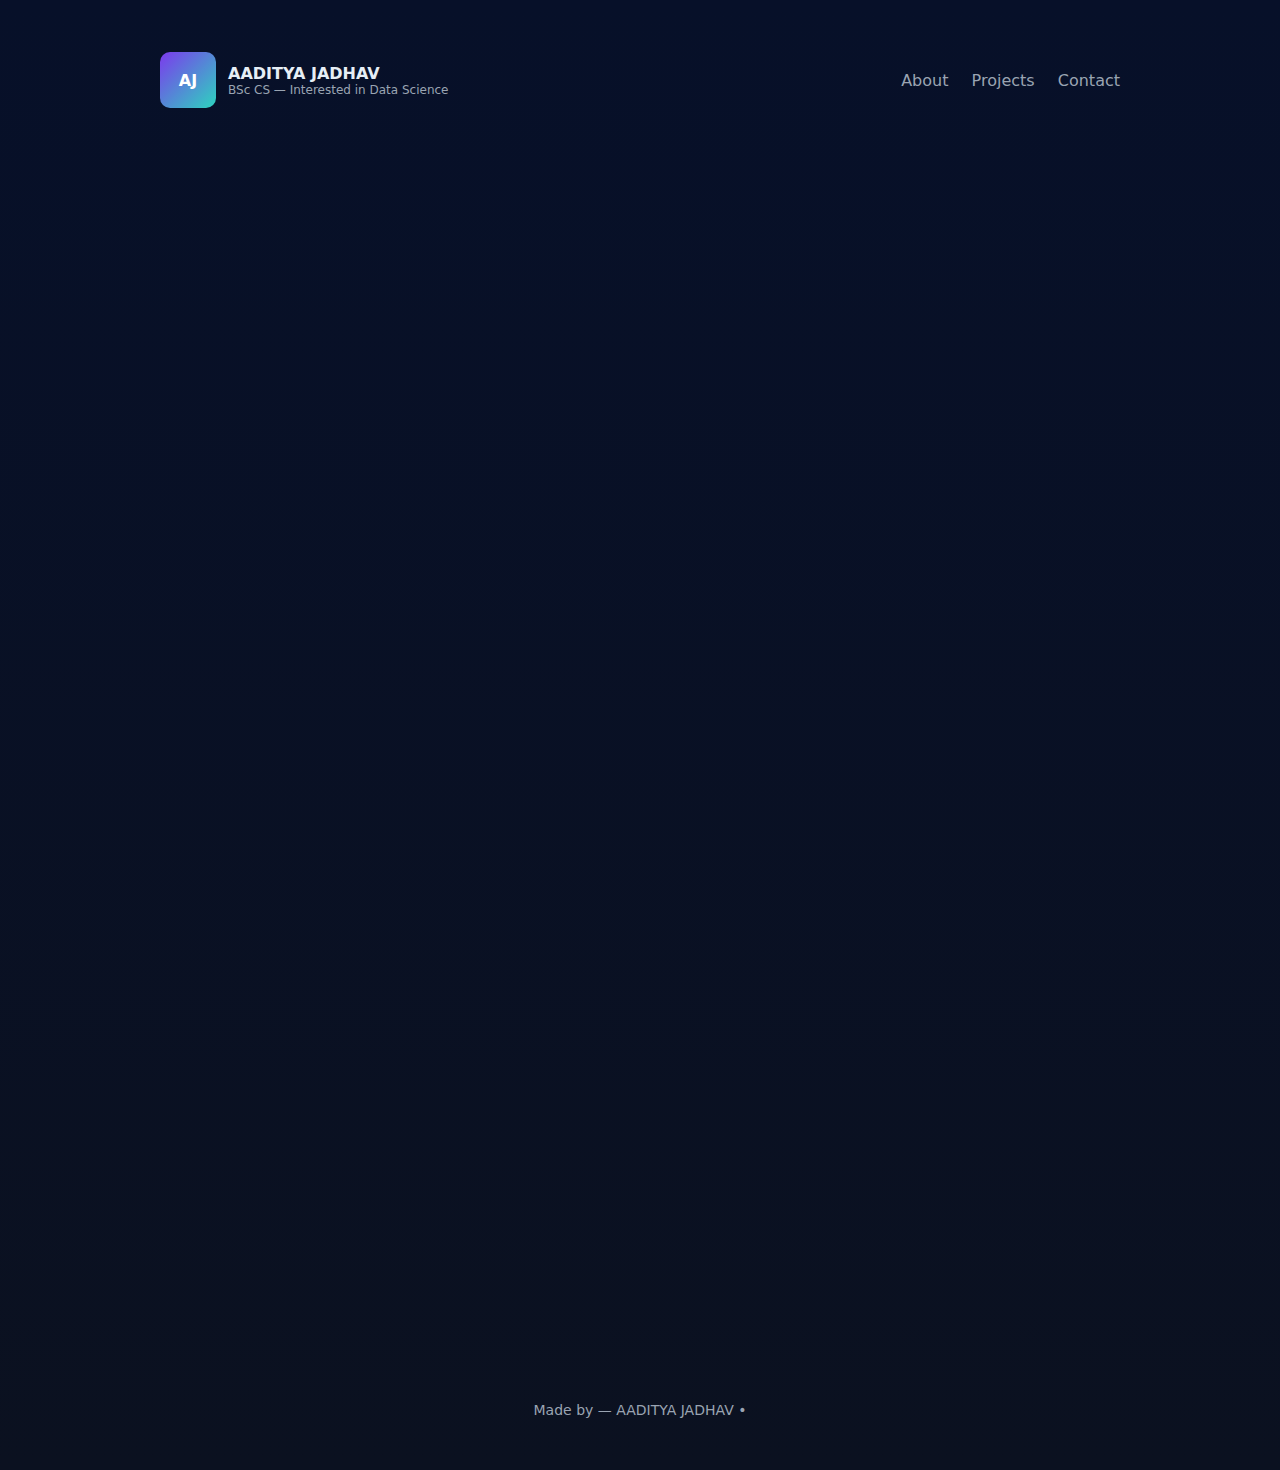
<file: portfolio.html>
<!doctype html>
<html lang="en">
<head>
  <meta charset="utf-8" />
  <meta name="viewport" content="width=device-width,initial-scale=1" />
  <title>AADITYA JADHAV — Portfolio</title>
  <meta name="description" content="Portfolio of AADITYA JADHAV — Data science / DATA SCIENCE STUDENT FROM BSC CS" />
  <style>
    :root{--bg:#0f1724;--card:#0b1220;--muted:#9aa4b2;--accent:#7c3aed;--glass:rgba(255,255,255,0.04)}
    *{box-sizing:border-box}body{margin:0;font-family:Inter,system-ui,Arial;color:#e6eef6;background:linear-gradient(180deg,#071029 0%, #0b1120 100%);-webkit-font-smoothing:antialiased}
    .container{max-width:1000px;margin:32px auto;padding:20px}
    header{display:flex;align-items:center;justify-content:space-between;gap:12px}
    .brand{display:flex;gap:12px;align-items:center}
    .logo{width:56px;height:56px;border-radius:10px;background:linear-gradient(135deg,var(--accent),#2dd4bf);display:flex;align-items:center;justify-content:center;color:white;font-weight:700}
    nav a{color:var(--muted);text-decoration:none;margin-left:18px}
    nav a:hover{color:white}
    .hero{display:flex;gap:28px;align-items:center;margin-top:28px}
    .intro{flex:1}
    h1{margin:0;font-size:28px}
    p.lead{color:var(--muted);margin-top:8px}
    .cta{margin-top:14px}
    .btn{display:inline-block;padding:10px 14px;border-radius:10px;background:var(--accent);color:white;text-decoration:none;font-weight:600}
    .secondary{background:transparent;border:1px solid rgba(255,255,255,0.06);color:var(--muted);padding:8px 12px;border-radius:10px}

    /* cards */
    section{margin-top:28px}
    .card{background:var(--card);padding:18px;border-radius:12px;box-shadow:0 6px 20px rgba(2,6,23,0.6)}

    /* skills */
    .skills{display:flex;gap:12px;flex-wrap:wrap;margin-top:12px}
    .skill{background:var(--glass);padding:8px 10px;border-radius:999px;color:var(--muted);font-weight:600}

    /* projects grid */
    .grid{display:grid;grid-template-columns:repeat(auto-fit,minmax(240px,1fr));gap:14px;margin-top:12px}
    .proj{padding:14px;border-radius:10px;background:linear-gradient(180deg,rgba(255,255,255,0.02),transparent);border:1px solid rgba(255,255,255,0.03)}
    .proj h3{margin:0 0 8px 0}
    .proj p{color:var(--muted);font-size:14px}
    .proj .links{margin-top:12px;display:flex;gap:8px}
    .small{font-size:13px;padding:8px 10px;border-radius:8px;text-decoration:none}
    .gh{background:rgba(255,255,255,0.03);color:var(--muted)}
    .live{background:linear-gradient(90deg,var(--accent),#06b6d4);color:white}

    /* contact */
    .contact-grid{display:grid;grid-template-columns:1fr 280px;gap:14px}
    .contact-card{display:flex;flex-direction:column;gap:10px}
    .socials a{display:inline-block;margin-right:10px;color:var(--muted);text-decoration:none}

    footer{margin-top:28px;color:var(--muted);font-size:14px;text-align:center}

    /* responsive */
    @media (max-width:740px){.contact-grid{grid-template-columns:1fr}.hero{flex-direction:column;align-items:flex-start}.logo{width:48px;height:48px}}

    /* small animations */
    .fade-up{opacity:0;transform:translateY(8px);animation:fadeUp 600ms ease forwards}
    @keyframes fadeUp{to{opacity:1;transform:none}}

    /* nav mobile */
    .hamburger{display:none;cursor:pointer}
    @media (max-width:720px){nav{display:none}.hamburger{display:block}}

    /* theme toggle */
    .theme-toggle{background:transparent;border:1px solid rgba(255,255,255,0.06);padding:8px;border-radius:8px;color:var(--muted)}
  </style>
</head>
<body>
  <div class="container">
    <header>
      <div class="brand">
        <div class="logo">AJ</div>
        <div>
          <div style="font-weight:700">AADITYA JADHAV</div>
          <div style="font-size:12px;color:var(--muted)">BSc CS — Interested in Data Science</div>
        </div>
      </div>

      <div>
        <nav id="main-nav">
          <a href="https://www.linkedin.com/in/aaditya-jadhav-6a0573329">About</a>
          <a href="https://github.com/Aadistech/aadijdv_transx>Projects">Projects</a>
          <a href="https://www.linkedin.com/in/aaditya-jadhav-6a0573329">Contact</a>
        </nav>
        <button class="hamburger" onclick="toggleNav()">☰</button>
      </div>
    </header>

    <main>
      <section class="hero card fade-up">
        <div class="intro">
          <h1>Hi, I'm Aaditya Jadhav — a BSc CS student who loves data science.</h1>
          <p class="lead">I build small web apps and data projects. I enjoy cricket, carrom, and football. This portfolio shows my work, GitHub, and contact links.</p>
          <div class="cta">
            <a class="btn" href="https://github.com/Aadistech/aadijdv_transx"target="_blank">View GitHub</a>
            <a class="secondary" href="https://github.com/Aadistech/aadijdv_transx">See projects</a>
          </div>
        </div>
      </section>

      <section id="about" class="card fade-up">
        <h2>About</h2>
        <p style="color:var(--muted)">Brief: I'm a 2nd year BSc CS student learning data analysis, machine learning, Python, and web development. I enjoy building small projects that solve real problems.</p>
        <div class="skills" aria-hidden="true">
          <span class="skill">Python</span>
          <span class="skill">Pandas</span>
          <span class="skill">Scikit-learn</span>
          <span class="skill">HTML/CSS/JS</span>
          <span class="skill">Streamlit</span>
        </div>
      </section>

      <section id="projects" class="card fade-up">
        <h2>Projects</h2>
        <p style="color:var(--muted);margin-top:6px">A few highlights — replace these with your projects. Keep 2–6 featured projects here.</p>

        <div style="margin-top:12px">
          <div style="margin-bottom:10px">
            <label for="filter">Filter:</label>
            <select id="filter" onchange="filterProjects()">
              <option value="all">All</option>
              <option value="web">Web</option>
              <option value="ds">Data Science</option>
            </select>
          </div>

          <div class="grid" id="projects-grid">
            <!-- Project card example: update content and links -->
            <article class="proj" data-type="ds">
              <h3>Student Performance Predictor</h3>
              <p>Predicts student scores using a dataset, features, and scikit-learn models. Includes Streamlit dashboard.</p>
              <div class="links">
                <a class="small gh" href="https://github.com/Aadistech/aadijdv_transx" target="_blank">GitHub</a>
                <a class="small live" href="#" target="_blank">Live Demo</a>
              </div>
            </article>

            <article class="proj" data-type="web">
              <h3>Smart Grocery List Manager</h3>
              <p>Python + SQLite + Streamlit app to track groceries, suggestions, and low-stock alerts.</p>
              <div class="links">
                <a class="small gh" href="https://github.com/Aadistech/aadijdv_demo" target="_blank">GitHub</a>
                <a class="small live" href="#" target="_blank">Video</a>
              </div>
            </article>

            <!-- add more project cards here -->
          </div>
        </div>
      </section>

      <section id="contact" class="card fade-up">
        <h2>Contact & Links</h2>
        <div class="contact-grid">
          <div class="contact-card">
            <p style="color:var(--muted)">Want to work together or see my code? Reach out.</p>
            <div class="socials">
              <a href="https://www.linkedin.com/in/aaditya-jadhav-6a0573329/" target="_blank">LinkedIn</a>
              <a href="https://github.com/" target="_blank">GitHub</a>
              <a href="aaditya2508.jadhav25@gmail.com">Email</a>
            </div>
            <div style="margin-top:8px">
              <a class="small live" href="/resume.pdf" download>Download Resume</a>
            </div>
          </div>

          <div class="card" style="align-self:start">
            <h3>Quick message</h3>
            <form onsubmit="sendMail(event)">
              <input id="name" placeholder="Your name" required style="width:100%;padding:8px;margin-bottom:8px;border-radius:8px;border:1px solid rgba(255,255,255,0.04);background:transparent;color:white" />
              <input id="email" placeholder="Your email" required style="width:100%;padding:8px;margin-bottom:8px;border-radius:8px;border:1px solid rgba(255,255,255,0.04);background:transparent;color:white" />
              <textarea id="message" placeholder="Message" required style="width:100%;padding:8px;border-radius:8px;border:1px solid rgba(255,255,255,0.04);background:transparent;color:white"></textarea>
              <div style="margin-top:8px"><button class="btn" type="submit">Send</button></div>
            </form>
            <p style="color:var(--muted);font-size:13px;margin-top:8px">(This uses a mailto: fallback — replace with a server or form service to receive messages.)</p>
          </div>
        </div>
      </section>

      <footer>
        Made by — AADITYA JADHAV • <span id="2025"></span>
      </footer>
    </main>
  </div>

  <script>
    // small helpers
    document.getElementById('year').textContent = new Date().getFullYear();

    function toggleNav(){
      const nav = document.getElementById('main-nav');
      if(nav.style.display === 'block') nav.style.display = '';
      else nav.style.display = 'block';
    }

    // simple project filter
    function filterProjects(){
      const val = document.getElementById('filter').value;
      const cards = document.querySelectorAll('.proj');
      cards.forEach(c => {
        if(val === 'all' || c.dataset.type === val) c.style.display = '';
        else c.style.display = 'none';
      })
    }

    // mail fallback: opens default email client with prefilled content
    function sendMail(e){
      e.preventDefault();
      const n = document.getElementById('name').value;
      const em = document.getElementById('email').value;
      const msg = document.getElementById('message').value;
      const subject = encodeURIComponent('Portfolio message from ' + n);
      const body = encodeURIComponent('Name: ' + n + '\nEmail: ' + em + '\n\n' + msg);
      window.location.href = 'mailto:your.email@example.com?subject=' + subject + '&body=' + body;
    }

    // small fade-in effect for elements with .fade-up
    document.addEventListener('DOMContentLoaded', ()=>{
      document.querySelectorAll('.fade-up').forEach((el,i)=>{el.style.animationDelay = (i*120)+'ms'});
    })
  </script>
</body>
</html>
</file>
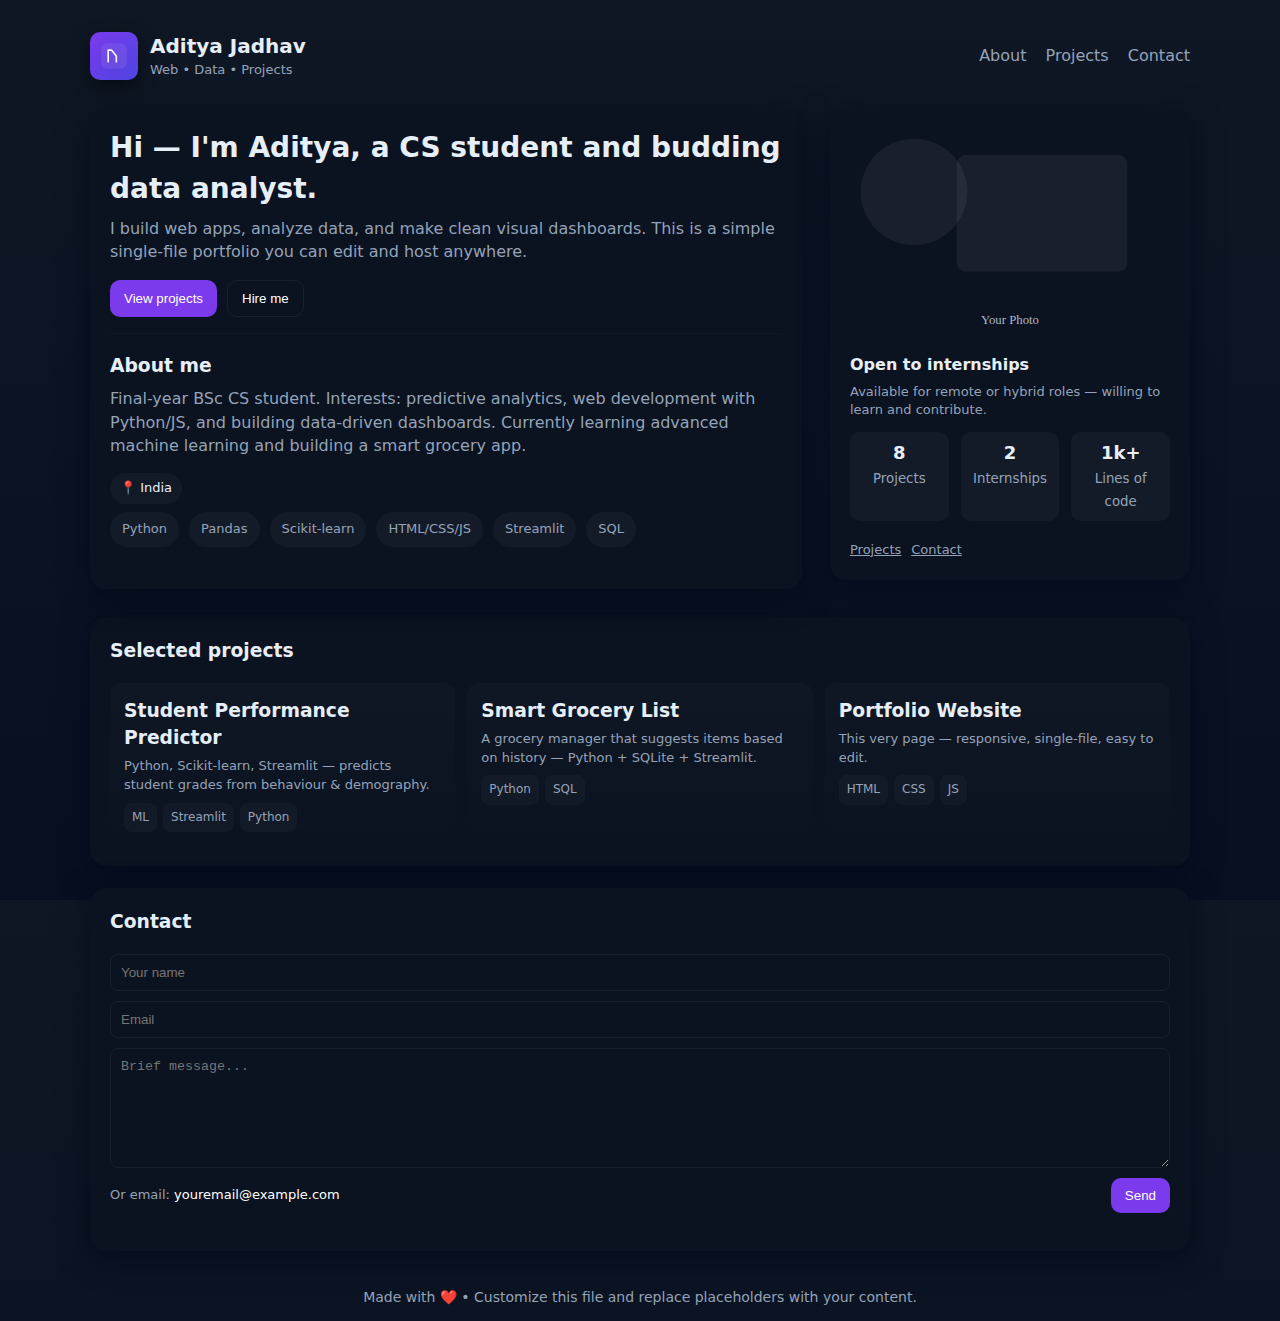
<file: protfolio.html>
<!doctype html>
<html lang="en">
<head>
  <meta charset="utf-8" />
  <meta name="viewport" content="width=device-width, initial-scale=1" />
  <title>Aditya J. — Portfolio</title>
  <meta name="description" content="Simple, modern portfolio — projects, skills, and contact." />

  <!-- Simple embedded stylesheet -->
  <style>
    :root{
      --bg:#0f1724; --card:#0b1220; --muted:#94a3b8; --accent:#7c3aed;
      --glass: rgba(255,255,255,0.04);
      --radius:16px;
      --maxw:1100px;
      font-family: Inter, system-ui, -apple-system, 'Segoe UI', Roboto, 'Helvetica Neue', Arial;
    }
    *{box-sizing:border-box}
    html,body{height:100%;}
    body{
      margin:0; background:linear-gradient(180deg,var(--bg),#071021); color:#e6eef8; -webkit-font-smoothing:antialiased;
      line-height:1.45; padding:32px 16px; display:flex; justify-content:center;
    }
    .wrap{width:100%; max-width:var(--maxw);} 

    header{display:flex; align-items:center; justify-content:space-between; gap:16px; margin-bottom:28px}
    .brand{display:flex; align-items:center; gap:12px}
    .logo{width:48px;height:48px;border-radius:10px;background:linear-gradient(135deg,var(--accent),#4f46e5);display:flex;align-items:center;justify-content:center;box-shadow:0 6px 18px rgba(0,0,0,0.45)}
    .logo svg{width:28px;height:28px;filter:drop-shadow(0 4px 8px rgba(0,0,0,0.35))}
    h1{font-size:20px;margin:0}
    nav a{color:var(--muted);text-decoration:none;margin-left:14px}
    nav a:hover{color:#fff}

    .hero{display:grid;grid-template-columns:1fr 360px;gap:28px;align-items:start;margin-bottom:28px}
    .card{background:var(--card); padding:20px;border-radius:var(--radius);box-shadow:0 8px 30px rgba(2,6,23,0.6);}

    .intro h2{margin:0 0 8px 0;font-size:28px}
    .intro p{color:var(--muted);margin:0 0 16px}

    .cta{display:flex;gap:10px}
    .btn{background:var(--accent);border:none;padding:10px 14px;border-radius:10px;color:white;cursor:pointer}
    .btn.secondary{background:transparent;border:1px solid rgba(255,255,255,0.06)}

    .profile{display:flex;flex-direction:column;gap:12px;align-items:center}
    .avatar{width:100%;border-radius:12px;overflow:hidden}
    .avatar img{display:block;width:100%;height:auto}
    .stats{display:flex;gap:12px;width:100%;justify-content:space-between}
    .stat{background:var(--glass);padding:8px;border-radius:10px;text-align:center;flex:1}
    .stat b{display:block;font-size:18px}

    section{margin-bottom:22px}
    .grid-3{display:grid;grid-template-columns:repeat(3,1fr);gap:12px}
    .projects{display:grid;grid-template-columns:repeat(auto-fit,minmax(220px,1fr));gap:12px}
    .project{padding:14px;border-radius:12px;background:linear-gradient(180deg, rgba(255,255,255,0.02), transparent);}
    .project h3{margin:0 0 6px 0}
    .tags{display:flex;flex-wrap:wrap;gap:6px;margin-top:8px}
    .tag{font-size:12px;padding:6px 8px;background:rgba(255,255,255,0.03);border-radius:8px;color:var(--muted)}

    .skills{display:flex;gap:10px;flex-wrap:wrap}
    .skill{background:var(--glass);padding:8px 12px;border-radius:999px;color:var(--muted);font-size:13px}

    form.contact{display:grid;gap:10px}
    input,textarea{background:transparent;border:1px solid rgba(255,255,255,0.06);padding:10px;border-radius:8px;color:inherit}
    textarea{min-height:120px}
    .footer{color:var(--muted);font-size:14px;padding:14px 0;text-align:center}

    /* responsive */
    @media (max-width:900px){
      .hero{grid-template-columns:1fr;}
      .grid-3{grid-template-columns:1fr}
    }

    /* small niceties */
    a.small-link{color:var(--muted);font-size:13px}
    .pill{display:inline-block;padding:6px 10px;border-radius:999px;background:rgba(255,255,255,0.03);font-size:13px}
  </style>
</head>
<body>
  <main class="wrap">
    <header>
      <div class="brand">
        <div class="logo" aria-hidden>
          <!-- minimal initials logo -->
          <svg viewBox="0 0 24 24" fill="none" xmlns="http://www.w3.org/2000/svg"><rect x="1" y="1" width="22" height="22" rx="5" fill="white" fill-opacity="0.08"/><path d="M7 17V7h3l4 5v5" stroke="white" stroke-opacity="0.95" stroke-width="1.4" stroke-linecap="round" stroke-linejoin="round"/></svg>
        </div>
        <div>
          <h1>Aditya Jadhav</h1>
          <div style="font-size:13px;color:var(--muted)">Web • Data • Projects</div>
        </div>
      </div>
      <nav>
        <a href=About Me (Portfolio-Friendly Text):
          I’m a 2nd year BSc Computer Science student with a strong interest in Data Science and problem-solving through analytics. I enjoy exploring Python, Machine Learning, and building small web-based projects to sharpen my skills. Apart from tech, I love playing cricket, carrom, and football, and I always stay curious to learn new things and improve myself every day.>About</a>
        <a href=https://github.com/Aadistech/aadijdv_transx/blob/main/login.html>Projects</a>
        <a href=87678423915>Contact</a>
      </nav>
    </header>

    <section class="hero">
      <div class="card intro">
        <h2>Hi — I'm Aditya, a CS student and budding data analyst.</h2>
        <p>I build web apps, analyze data, and make clean visual dashboards. This is a simple single-file portfolio you can edit and host anywhere.</p>
        <div class="cta">
          <button class="btn" onclick="scrollToSection('projects')">View projects</button>
          <button class="btn secondary" onclick="scrollToSection('contact')">Hire me</button>
        </div>

        <hr style="margin:16px 0;border:none;border-top:1px solid rgba(255,255,255,0.03)" />

        <section id="about">
          <h3 style="margin-bottom:8px">About me</h3>
          <p style="color:var(--muted)">Final-year BSc CS student. Interests: predictive analytics, web development with Python/JS, and building data-driven dashboards. Currently learning advanced machine learning and building a smart grocery app.</p>

          <div style="margin-top:12px">
            <div class="pill">📍 India</div>
            <div style="height:8px"></div>
            <div class="skills" aria-label="skills">
              <div class="skill">Python</div>
              <div class="skill">Pandas</div>
              <div class="skill">Scikit-learn</div>
              <div class="skill">HTML/CSS/JS</div>
              <div class="skill">Streamlit</div>
              <div class="skill">SQL</div>
            </div>
          </div>
        </section>
      </div>

      <aside class="card profile">
        <div class="avatar">
          <!-- placeholder avatar (SVG) -->
          <img src="data:image/svg+xml;utf8,<svg xmlns='http://www.w3.org/2000/svg' width='600' height='400'><rect width='100%' height='100%' fill='%230b1220'/><g fill='%23ffffff' fill-opacity='0.06'><circle cx='120' cy='120' r='100'/><rect x='200' y='50' width='320' height='220' rx='18'/></g><text x='50%' y='92%' font-size='24' fill='%23aab8cc' text-anchor='middle'>Your Photo</text></svg>" alt="avatar placeholder" />
        </div>
        <div style="width:100%">
          <div style="font-weight:600">Open to internships</div>
          <div style="color:var(--muted);font-size:13px;margin-top:6px">Available for remote or hybrid roles — willing to learn and contribute.</div>
        </div>

        <div class="stats">
          <div class="stat"><b>8</b><small style="color:var(--muted)">Projects</small></div>
          <div class="stat"><b>2</b><small style="color:var(--muted)">Internships</small></div>
          <div class="stat"><b>1k+</b><small style="color:var(--muted)">Lines of code</small></div>
        </div>

        <div style="width:100%;display:flex;gap:10px;margin-top:8px">
          <a class="small-link" href="#projects">Projects</a>
          <a class="small-link" href="#contact">Contact</a>
        </div>
      </aside>
    </section>

    <section id="projects" class="card">
      <h3 style="margin-top:0">Selected projects</h3>
      <div class="projects">
        <article class="project">
          <h3>Student Performance Predictor</h3>
          <div style="color:var(--muted);font-size:13px">Python, Scikit-learn, Streamlit — predicts student grades from behaviour & demography.</div>
          <div class="tags"><span class="tag">ML</span><span class="tag">Streamlit</span><span class="tag">Python</span></div>
        </article>
        <article class="project">
          <h3>Smart Grocery List</h3>
          <div style="color:var(--muted);font-size:13px">A grocery manager that suggests items based on history — Python + SQLite + Streamlit.</div>
          <div class="tags"><span class="tag">Python</span><span class="tag">SQL</span></div>
        </article>
        <article class="project">
          <h3>Portfolio Website</h3>
          <div style="color:var(--muted);font-size:13px">This very page — responsive, single-file, easy to edit.</div>
          <div class="tags"><span class="tag">HTML</span><span class="tag">CSS</span><span class="tag">JS</span></div>
        </article>
      </div>
    </section>

    <section id="contact" class="card">
      <h3 style="margin-top:0">Contact</h3>
      <form class="contact" onsubmit="return handleContact(event)">
        <input id="name" placeholder="Your name" required />
        <input id="email" type="email" placeholder="Email" required />
        <textarea id="message" placeholder="Brief message..." required></textarea>
        <div style="display:flex;gap:8px;align-items:center;justify-content:space-between">
          <div style="color:var(--muted);font-size:13px">Or email: <span style="color:#fff">youremail@example.com</span></div>
          <button class="btn" type="submit">Send</button>
        </div>
        <div id="formMsg" style="color:var(--muted);font-size:13px;margin-top:8px"></div>
      </form>
    </section>

    <div class="footer">Made with ❤️ • Customize this file and replace placeholders with your content.</div>
  </main>

  <!-- Small client-side script (JS) -->
  <script>
    function scrollToSection(id){
      const el = document.getElementById(id);
      if(!el) return;
      el.scrollIntoView({behavior:'smooth', block:'start'});
    }

    function handleContact(e){
      e.preventDefault();
      const name=document.getElementById('name').value.trim();
      const email=document.getElementById('email').value.trim();
      const message=document.getElementById('message').value.trim();
      const msgEl=document.getElementById('formMsg');
      if(!name||!email||!message){ msgEl.textContent='Please fill all fields.'; return false }

      // Fake submit (client-only). Replace with an API call or form endpoint when ready.
      msgEl.textContent='Thanks '+name+' — message received (client-side demo).';
      setTimeout(()=>{ document.getElementById('formMsg').textContent=''; }, 5000);
      document.querySelector('.contact').reset();
      return false;
    }
  </script>
</body>
</html>
</file>
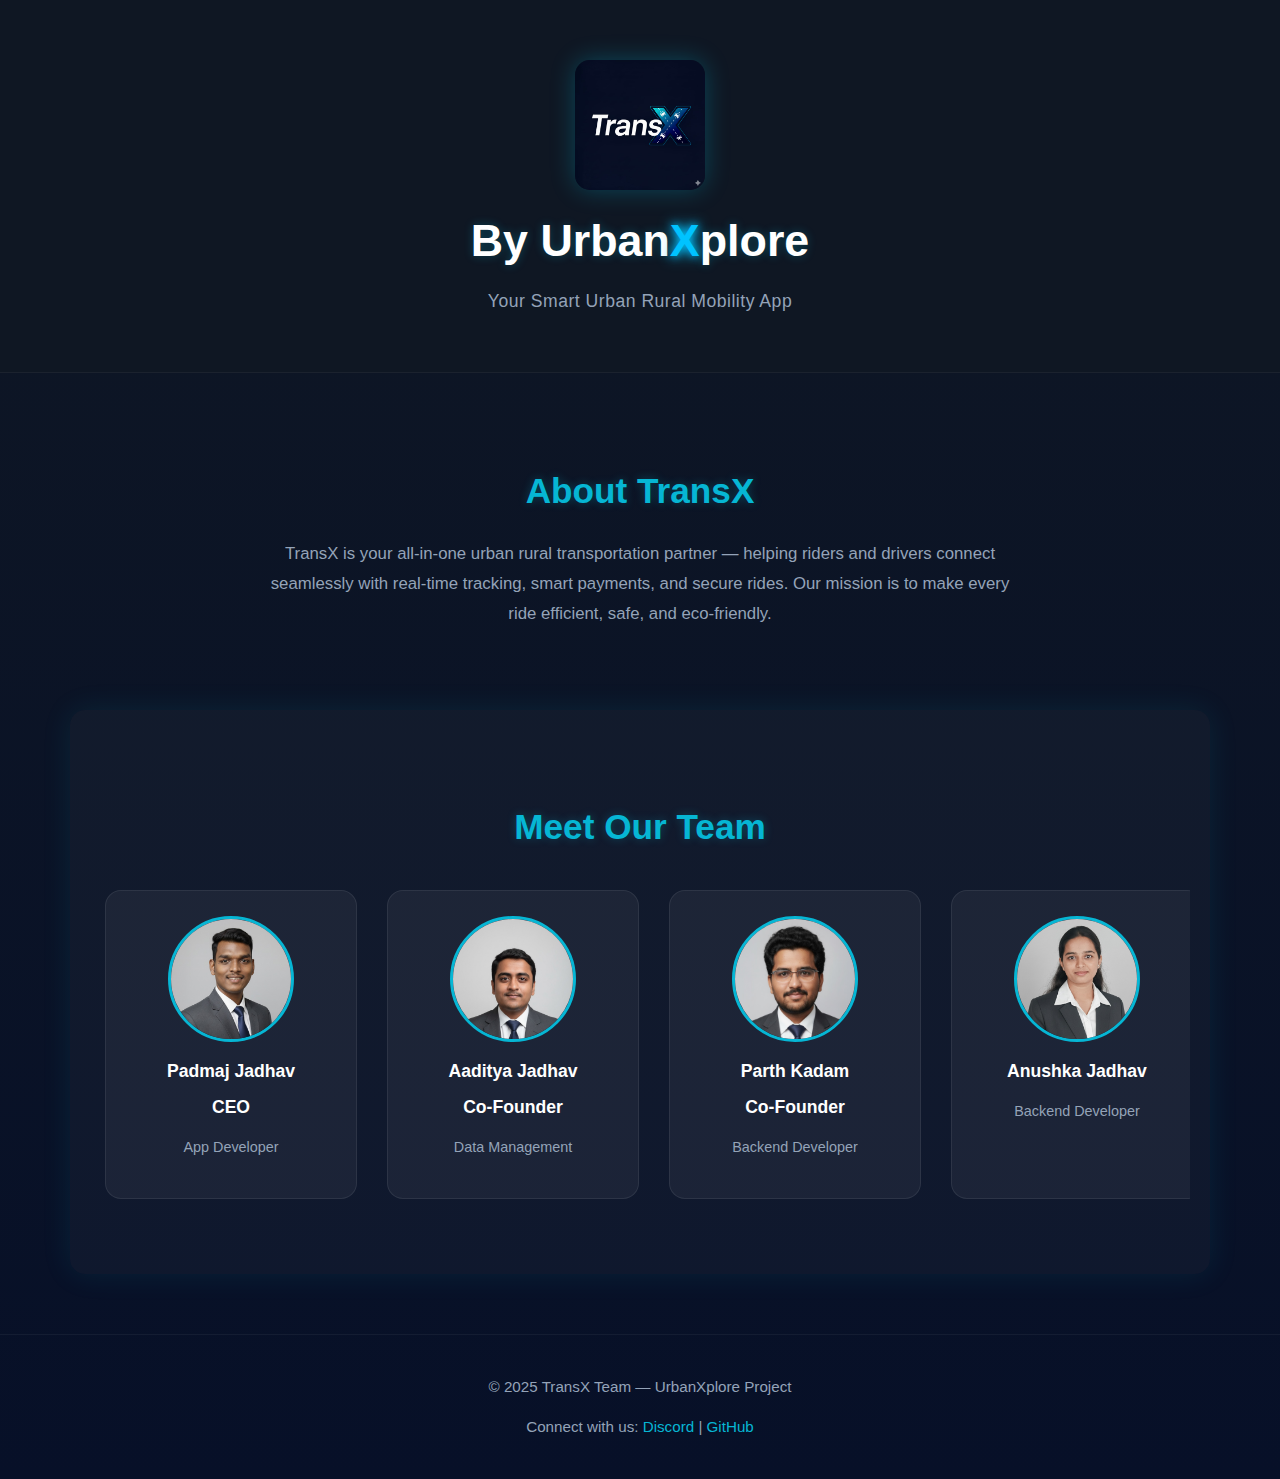
<file: TransX - Smart Urban Mobility landing page.html>
<!DOCTYPE html>
<!-- saved from url=(0059)file:///E:/transx%20git2025/aadijdv_transx/landingpage.html -->
<html lang="en"><head><meta http-equiv="Content-Type" content="text/html; charset=UTF-8">
  
  <meta name="viewport" content="width=device-width, initial-scale=1.0">
  <title>TransX - Smart Urban Mobility</title>

  <style>
    /* 🎨 General Page Design */
    body {
      font-family: 'Inter', Arial, sans-serif;
      margin: 0;
      background: linear-gradient(180deg, #0f1724 0%, #071028 100%);
      color: #e6eef8;
      line-height: 1.6;
      overflow-x: hidden;
    }

    /* 🌟 Header Section */
    header {
      background: rgba(15, 23, 36, 0.9);
      text-align: center;
      padding: 60px 20px 40px;
      border-bottom: 1px solid rgba(255, 255, 255, 0.05);
      animation: fadeInDown 1s ease-in-out;
    }

    @keyframes fadeInDown {
      from { opacity: 0; transform: translateY(-40px); }
      to { opacity: 1; transform: translateY(0); }
    }

    .logo {
      width: 130px;
      display: block;
      margin: 0 auto 15px;
      border-radius: 15px;
      box-shadow: 0 0 25px rgba(6, 182, 212, 0.3);
      transition: transform 0.4s ease;
    }

    .logo:hover {
      transform: scale(1.05) rotate(3deg);
    }

    header h1 {
      font-size: 2.8rem;
      color: #fff;
      margin: 0;
      text-shadow: 0 0 10px rgba(6, 182, 212, 0.3);
    }

    /* 🌈 Highlighted "X" */
    .x-highlight {
      color: #00C3FF; /* Your logo color */
      text-shadow: 0 0 8px #00C3FF, 0 0 15px #00C3FF;
      font-weight: 700;
    }

    header p {
      color: #94a3b8;
      margin-top: 10px;
      font-size: 1.1rem;
      letter-spacing: 0.5px;
    }

    /* 🌍 Section Style */
    section {
      padding: 60px 20px;
      max-width: 1100px;
      margin: auto;
      animation: fadeInUp 1s ease-in-out;
    }

    @keyframes fadeInUp {
      from { opacity: 0; transform: translateY(30px); }
      to { opacity: 1; transform: translateY(0); }
    }

    h2 {
      text-align: center;
      font-size: 2.2rem;
      margin-bottom: 20px;
      color: #06b6d4;
      text-shadow: 0 0 10px rgba(6, 182, 212, 0.3);
    }

    p {
      text-align: center;
      color: #94a3b8;
    }

    /* 🧭 About Section */
    #about p {
      max-width: 750px;
      margin: 20px auto;
      font-size: 1.05rem;
      line-height: 1.8;
    }

    /* 👥 Team Section */
    #team {
      background: rgba(255, 255, 255, 0.03);
      border-radius: 15px;
      padding: 60px 20px;
      box-shadow: 0 0 30px rgba(6, 182, 212, 0.1);
      transition: box-shadow 0.3s ease;
    }

    #team:hover {
      box-shadow: 0 0 40px rgba(6, 182, 212, 0.2);
    }

    .team-container {
      display: flex;
      overflow-x: auto;
      gap: 30px;
      padding: 15px;
      scroll-behavior: smooth;
    }

    .team-container::-webkit-scrollbar {
      height: 6px;
    }

    .team-container::-webkit-scrollbar-thumb {
      background: linear-gradient(90deg, #2563eb, #06b6d4);
      border-radius: 10px;
    }

    .member {
      background: rgba(255, 255, 255, 0.05);
      border: 1px solid rgba(255, 255, 255, 0.08);
      border-radius: 16px;
      flex: 0 0 200px;
      text-align: center;
      padding: 25px;
      transition: transform 0.4s ease, box-shadow 0.4s ease;
      animation: popIn 0.8s ease;
    }

    @keyframes popIn {
      from { opacity: 0; transform: scale(0.9); }
      to { opacity: 1; transform: scale(1); }
    }

    .member:hover {
      transform: translateY(-10px);
      box-shadow: 0 0 25px rgba(6, 182, 212, 0.3);
    }

    .member img {
      width: 120px;
      height: 120px;
      object-fit: cover;
      object-position: center 10%; /* show more hair */
      border-radius: 50%;
      margin: 0 auto 15px;
      display: block;
      border: 3px solid #06b6d4;
      transition: transform 0.3s ease, box-shadow 0.3s ease;
    }

    .member img:hover {
      transform: scale(1.15);
      box-shadow: 0 0 20px rgba(6, 182, 212, 0.6);
    }

    .member h3 {
      margin: 8px 0 4px;
      color: #fff;
      font-size: 1.1rem;
    }

    .member p {
      color: #94a3b8;
      font-size: 0.9rem;
    }

    /* 📞 Footer */
    footer {
      text-align: center;
      padding: 25px;
      color: #94a3b8;
      border-top: 1px solid rgba(255, 255, 255, 0.05);
      margin-top: 60px;
      font-size: 0.95rem;
      animation: fadeIn 1s ease;
    }

    @keyframes fadeIn {
      from { opacity: 0; }
      to { opacity: 1; }
    }

    footer a {
      color: #06b6d4;
      text-decoration: none;
      transition: color 0.3s ease;
    }

    footer a:hover {
      color: #38bdf8;
      text-shadow: 0 0 8px rgba(56, 189, 248, 0.4);
    }

    /* 📱 Responsive */
    @media (max-width: 700px) {
      .team-container {
        gap: 20px;
      }
      .member {
        flex: 0 0 170px;
      }
      .member img {
        width: 100px;
        height: 100px;
      }
    }
  </style>
<style type="text/css" id="operaUserStyle"></style></head>
<body>

  <!-- 🌟 Header -->
  <header>
    <img src="./TransX - Smart Urban Mobility landing page_files/transx logo.jpg" alt="TransX Logo" class="logo">
    <h1> By Urban<span class="x-highlight">X</span>plore</h1>
    <p>Your Smart Urban Rural Mobility App</p>
  </header>

  <!-- 🧭 About Section -->
  <section id="about">
    <h2>About TransX</h2>
    <p>
      TransX is your all-in-one  urban rural transportation partner — helping riders and drivers connect seamlessly with 
      real-time tracking, smart payments, and secure rides. Our mission is to make every ride efficient, safe, and eco-friendly.
    </p>
  </section>

  <!-- 👥 Team Section -->
  <section id="team">
    <h2>Meet Our Team</h2>
    <div class="team-container">
      <div class="member">
        <img src="./TransX - Smart Urban Mobility landing page_files/Padmaj.jpg" alt="Member 1">
        <h3>Padmaj Jadhav</h3>
        <h3>CEO</h3>
        <p>App Developer</p>
      </div>

      <div class="member">
        <img src="./TransX - Smart Urban Mobility landing page_files/Aaditya.jpg" alt="Member 2">
        <h3>Aaditya Jadhav</h3>
        <h3>Co-Founder</h3>
        <p>Data Management</p>
      </div>

      <div class="member">
        <img src="./TransX - Smart Urban Mobility landing page_files/Parth.jpg" alt="Member 3">
        <h3>Parth Kadam</h3>
        <h3>Co-Founder</h3>
        <p>Backend Developer</p>
      </div>

      <div class="member">
        <img src="./TransX - Smart Urban Mobility landing page_files/Anushka .jpg" alt="Member 4">
        <h3>Anushka Jadhav</h3>
        <p>Backend Developer</p>
      </div>

      

      <div class="member">
        <img src="./TransX - Smart Urban Mobility landing page_files/Siddhi.jpg" alt="Member 6">
        <h3>Siddhi Gaikar</h3>
        <p>Frontend Developer</p>
      </div>

      <div class="member">
        <img src="./TransX - Smart Urban Mobility landing page_files/Dhanashri.jpg" alt="Member 7">
        <h3>Dhanashri Gharat</h3>
        <p>Social Media Manager</p>
      </div>
    </div>
  </section>

  <!-- 📞 Footer -->
  <footer>
    <p>© 2025 TransX Team — UrbanXplore Project</p>
    <p>Connect with us:
      <a href="https://discord.gg/d8uJz6Pm">Discord</a> |
      <a href="https://github.com/Aadistech/aadijdv_transx">GitHub</a>
    </p>
  </footer>



</body></html>
</file>
